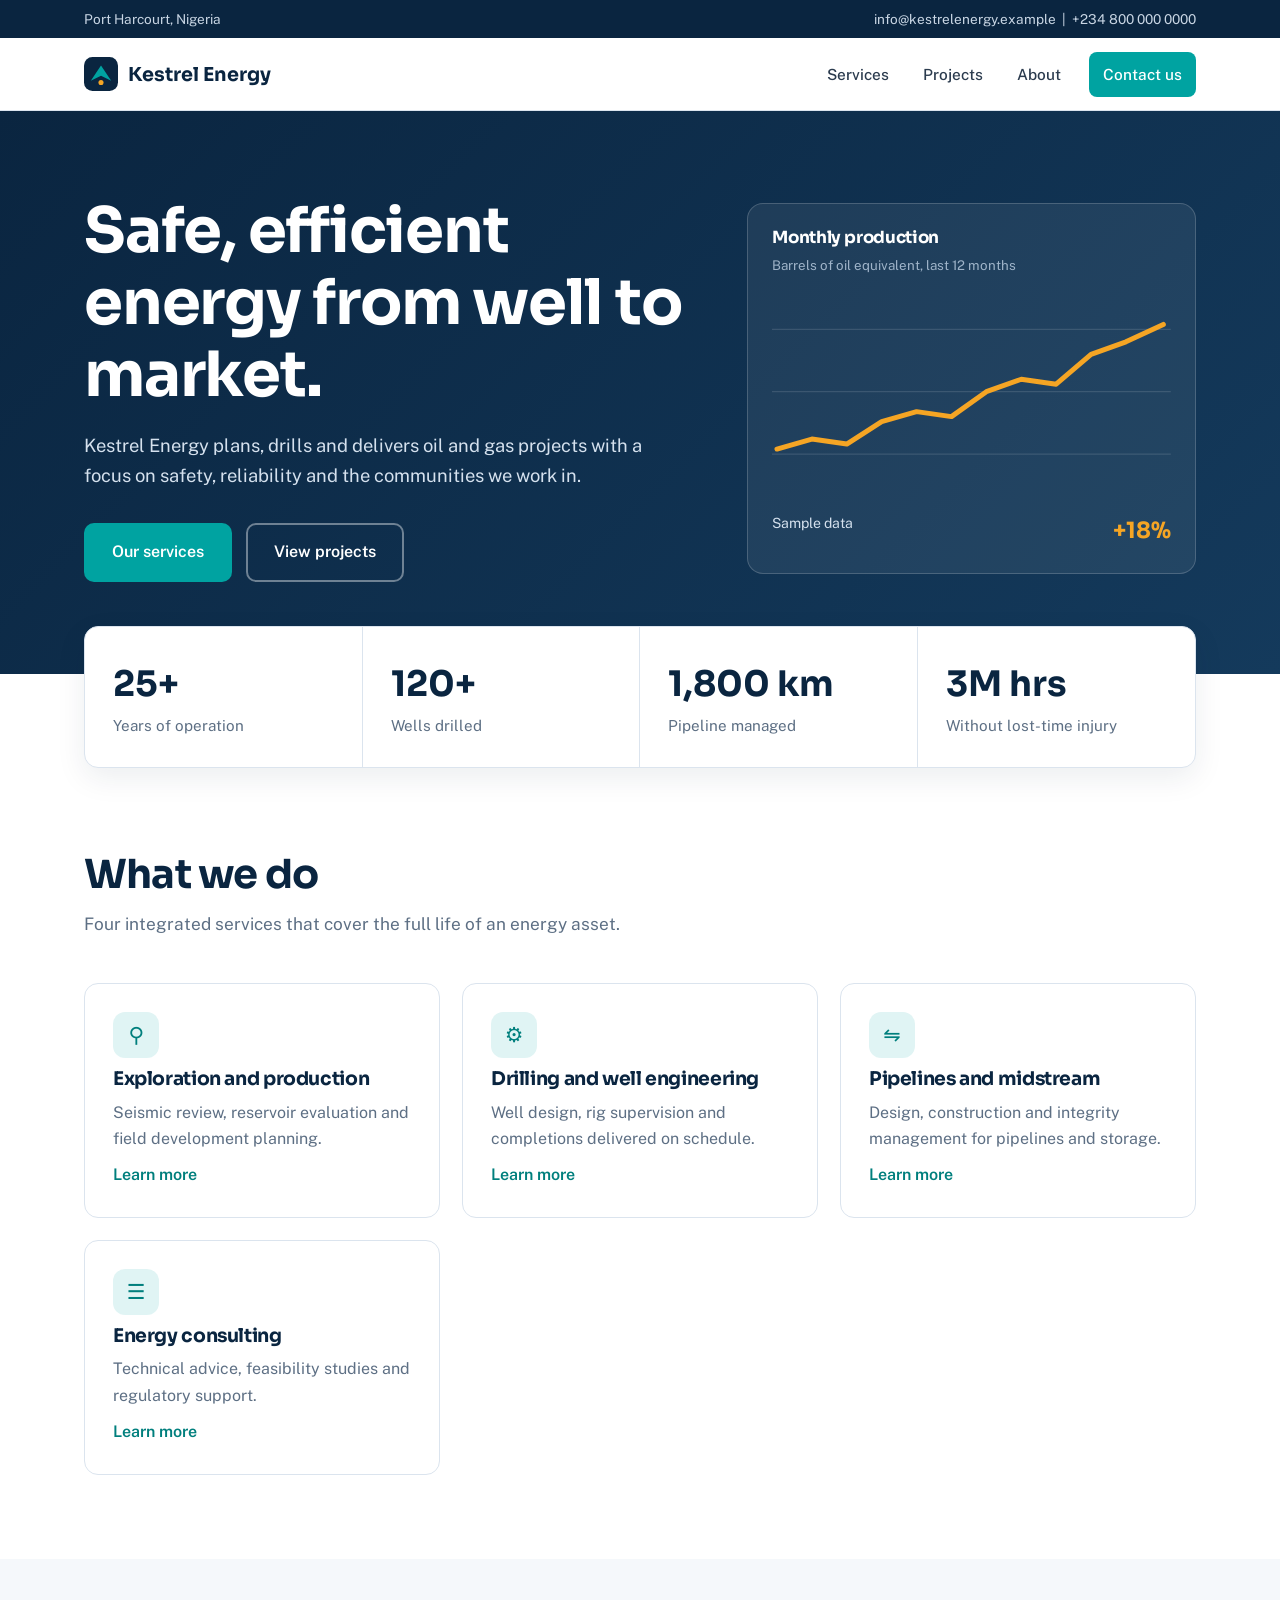
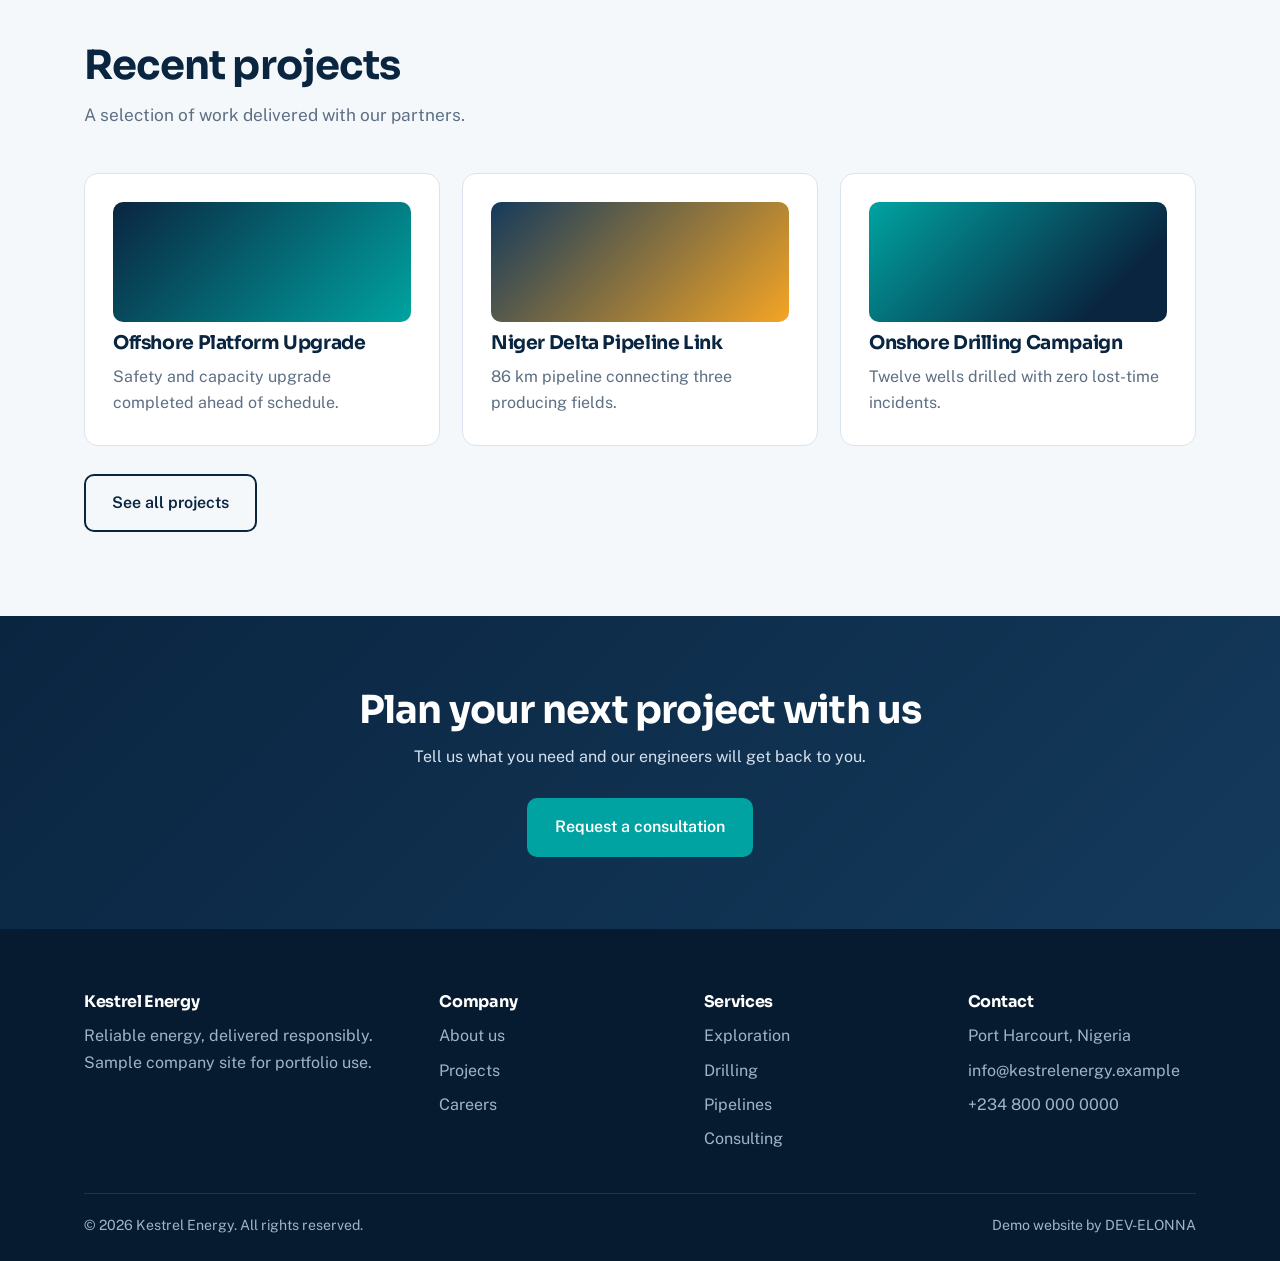
<file: index.html>
<!DOCTYPE html>
<html lang="en">

<head>
    <meta charset="UTF-8">
    <meta name="viewport" content="width=device-width, initial-scale=1">
    <title>Home | Kestrel Energy</title>
    <meta name="description" content="Kestrel Energy: exploration, drilling, pipelines and energy consulting.">
    <link rel="preconnect" href="https://fonts.googleapis.com">
    <link rel="preconnect" href="https://fonts.gstatic.com" crossorigin>
    <link
        href="https://fonts.googleapis.com/css2?family=Public+Sans:wght@400;500;600&family=Sora:wght@600;700&display=swap"
        rel="stylesheet">
    <script>document.documentElement.classList.add('js')</script>
    <link rel="stylesheet" href="style.css">
</head>

<body>
    <a class="skip" href="#main">Skip to content</a>
    <div class="topbar">
        <div class="wrap"><span>Port Harcourt, Nigeria</span><span>info@kestrelenergy.example &nbsp;|&nbsp; +234 800 000
                0000</span></div>
    </div>
    <header class="site">
        <div class="wrap nav">
            <a class="brand" href="index.html"><svg viewBox="0 0 40 40" aria-hidden="true">
                    <rect width="40" height="40" rx="10" fill="#0a2540" />
                    <path d="M8 28 L20 10 L32 28 L20 22 Z" fill="#00a3a1" />
                    <circle cx="20" cy="30" r="3" fill="#f5a524" />
                </svg>Kestrel Energy</a>
            <button class="burger" id="burger" aria-label="Toggle menu" aria-expanded="false"
                aria-controls="menu">&#9776;</button>
            <ul class="menu" id="menu">
                <li><a href="services.html">Services</a></li>
                <li><a href="projects.html">Projects</a></li>
                <li><a href="about.html">About</a></li>
                <li><a class="cta" href="contact.html">Contact us</a></li>
            </ul>
        </div>
    </header>
    <main id="main">
        <div class="hero">
            <div class="wrap">
                <div>
                    <h1>Safe, efficient energy from well to market.</h1>
                    <p>Kestrel Energy plans, drills and delivers oil and gas projects with a focus on safety,
                        reliability and the communities we work in.</p>
                    <div class="actions"><a class="btn primary" href="services.html">Our services</a><a
                            class="btn ghost" href="projects.html">View projects</a></div>
                </div>
                <div class="panel" role="img"
                    aria-label="Line chart showing rising monthly production over twelve months">
                    <h2>Monthly production</h2><small>Barrels of oil equivalent, last 12 months</small>
                    <svg viewBox="0 0 320 160" aria-hidden="true">
                        <g stroke="rgba(255,255,255,.12)">
                            <line x1="0" y1="30" x2="320" y2="30" />
                            <line x1="0" y1="80" x2="320" y2="80" />
                            <line x1="0" y1="130" x2="320" y2="130" />
                        </g>
                        <polyline class="chart-line" fill="none" stroke="#f5a524" stroke-width="4"
                            stroke-linecap="round" stroke-linejoin="round"
                            points="4,126 32,118 60,122 88,104 116,96 144,100 172,80 200,70 228,74 256,50 284,40 314,26" />
                    </svg>
                    <div class="legend"><span>Sample data</span><b>+18%</b></div>
                </div>
            </div>
        </div>

        <div class="wrap">
            <div class="stats">
                <div class="stat"><b data-count="25" data-suffix="+">0</b><span>Years of operation</span></div>
                <div class="stat"><b data-count="120" data-suffix="+">0</b><span>Wells drilled</span></div>
                <div class="stat"><b data-count="1800" data-suffix=" km">0</b><span>Pipeline managed</span></div>
                <div class="stat"><b data-count="3" data-suffix="M hrs">0</b><span>Without lost-time injury</span></div>
            </div>
        </div>

        <section>
            <div class="wrap">
                <div class="head">
                    <h2>What we do</h2>
                    <p>Four integrated services that cover the full life of an energy asset.</p>
                </div>
                <div class="grid">
                    <article class="card">
                        <div class="icon">&#9906;</div>
                        <h3>Exploration and production</h3>
                        <p>Seismic review, reservoir evaluation and field development planning.</p><a class="more"
                            href="services.html">Learn more</a>
                    </article>
                    <article class="card">
                        <div class="icon">&#9881;</div>
                        <h3>Drilling and well engineering</h3>
                        <p>Well design, rig supervision and completions delivered on schedule.</p><a class="more"
                            href="services.html">Learn more</a>
                    </article>
                    <article class="card">
                        <div class="icon">&#8651;</div>
                        <h3>Pipelines and midstream</h3>
                        <p>Design, construction and integrity management for pipelines and storage.</p><a class="more"
                            href="services.html">Learn more</a>
                    </article>
                    <article class="card">
                        <div class="icon">&#9776;</div>
                        <h3>Energy consulting</h3>
                        <p>Technical advice, feasibility studies and regulatory support.</p><a class="more"
                            href="services.html">Learn more</a>
                    </article>
                </div>
            </div>
        </section>

        <section class="alt">
            <div class="wrap">
                <div class="head">
                    <h2>Recent projects</h2>
                    <p>A selection of work delivered with our partners.</p>
                </div>
                <div class="grid">
                    <article class="card">
                        <div class="project-art a1" style="height:120px;border-radius:10px"></div>
                        <h3>Offshore Platform Upgrade</h3>
                        <p>Safety and capacity upgrade completed ahead of schedule.</p>
                    </article>
                    <article class="card">
                        <div class="project-art a2" style="height:120px;border-radius:10px"></div>
                        <h3>Niger Delta Pipeline Link</h3>
                        <p>86 km pipeline connecting three producing fields.</p>
                    </article>
                    <article class="card">
                        <div class="project-art a3" style="height:120px;border-radius:10px"></div>
                        <h3>Onshore Drilling Campaign</h3>
                        <p>Twelve wells drilled with zero lost-time incidents.</p>
                    </article>
                </div>
                <p style="margin-top:28px"><a class="btn outline" href="projects.html">See all projects</a></p>
            </div>
        </section>
        <div class="cta-band">
            <div class="wrap">
                <h2>Plan your next project with us</h2>
                <p>Tell us what you need and our engineers will get back to you.</p><a class="btn primary"
                    href="contact.html">Request a consultation</a>
            </div>
        </div>
    </main>
    <footer class="site">
        <div class="wrap">
            <div class="fgrid">
                <div>
                    <h3>Kestrel Energy</h3>
                    <p>Reliable energy, delivered responsibly. Sample company site for portfolio use.</p>
                </div>
                <div>
                    <h3>Company</h3>
                    <ul>
                        <li><a href="about.html">About us</a></li>
                        <li><a href="projects.html">Projects</a></li>
                        <li><a href="contact.html">Careers</a></li>
                    </ul>
                </div>
                <div>
                    <h3>Services</h3>
                    <ul>
                        <li><a href="services.html">Exploration</a></li>
                        <li><a href="services.html">Drilling</a></li>
                        <li><a href="services.html">Pipelines</a></li>
                        <li><a href="services.html">Consulting</a></li>
                    </ul>
                </div>
                <div>
                    <h3>Contact</h3>
                    <ul>
                        <li>Port Harcourt, Nigeria</li>
                        <li>info@kestrelenergy.example</li>
                        <li>+234 800 000 0000</li>
                    </ul>
                </div>
            </div>
            <div class="copy"><span>&copy; <span id="year"></span> Kestrel Energy. All rights reserved.</span><span>Demo
                    website by DEV-ELONNA</span></div>
        </div>
    </footer>
    <script src="script.js"></script>
</body>

</html>
</file>
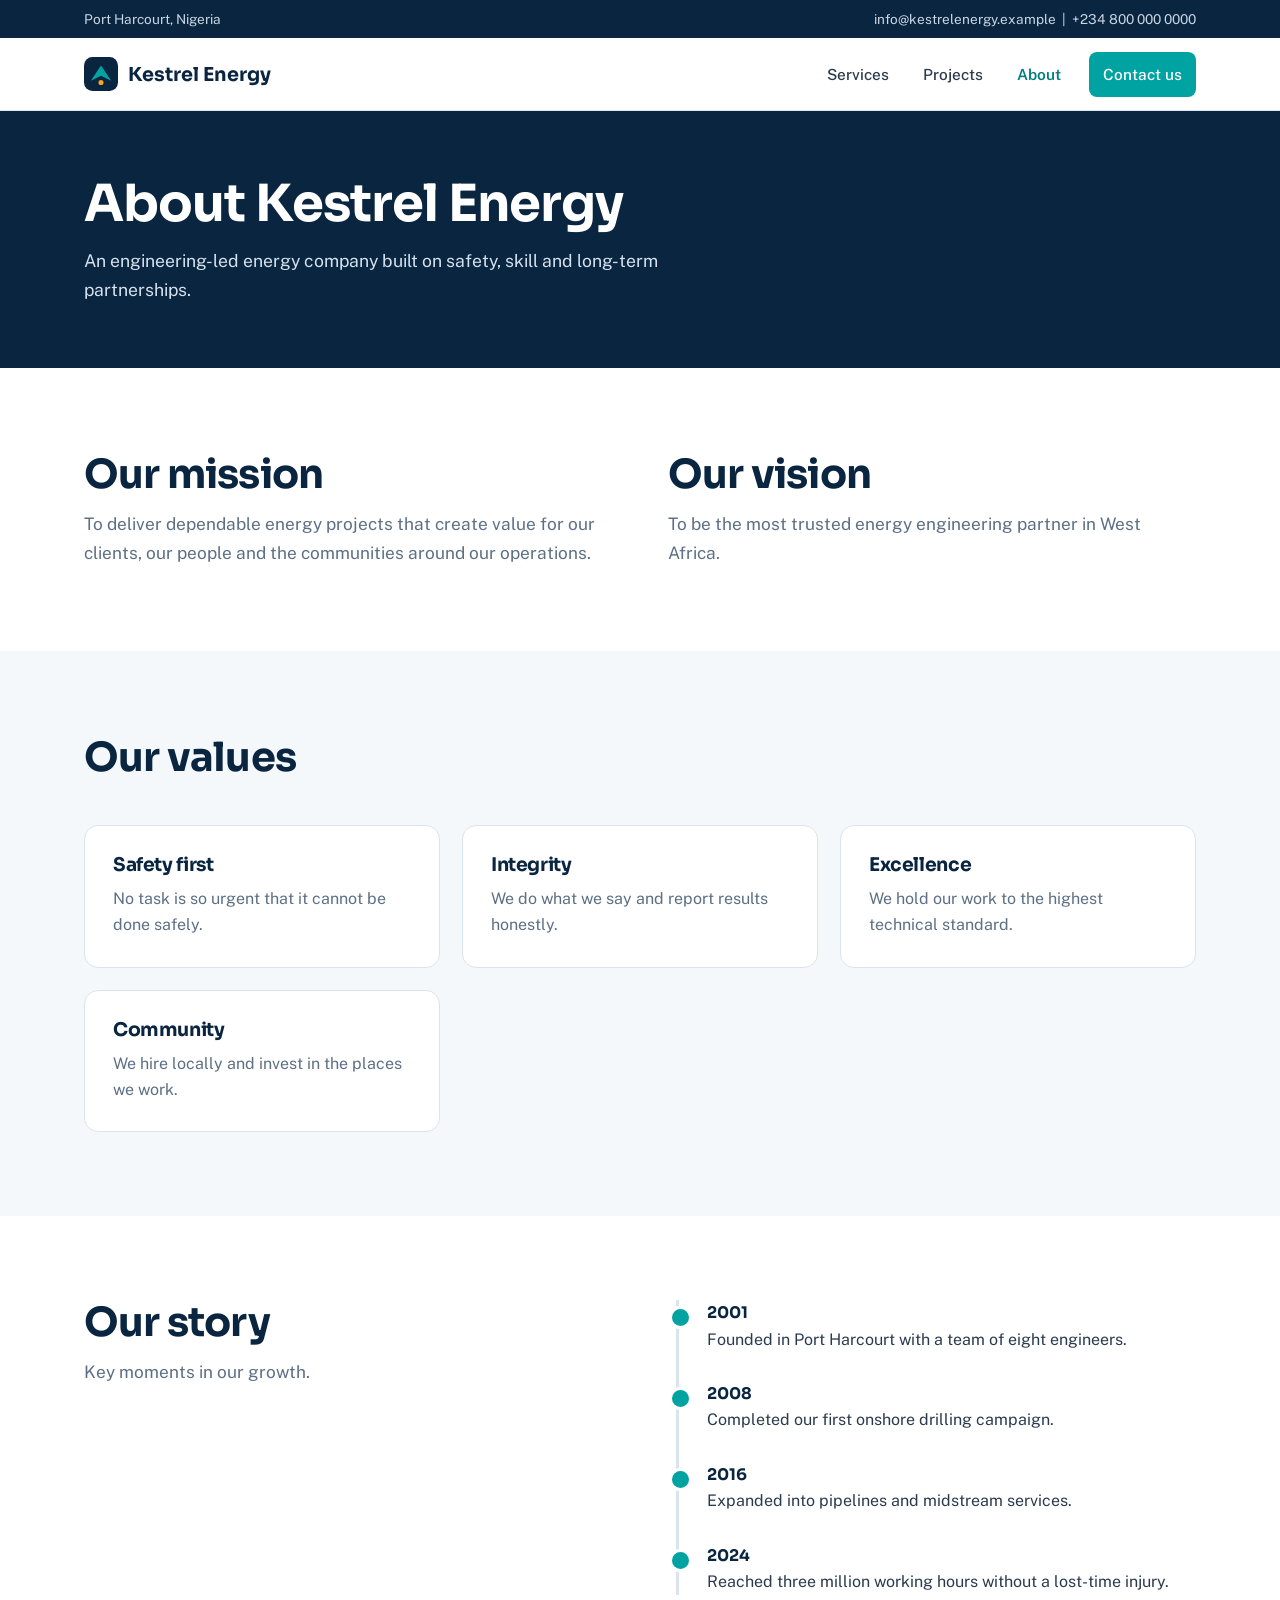
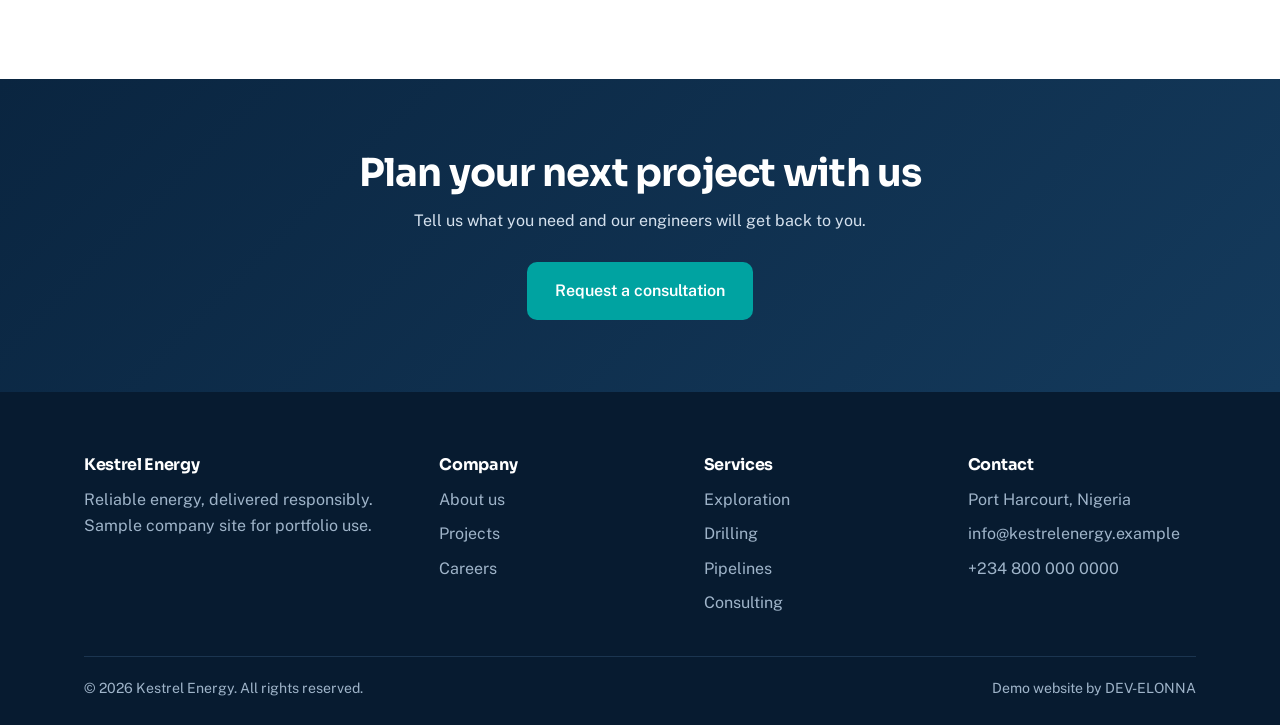
<file: about.html>
<!DOCTYPE html>
<html lang="en">

<head>
    <meta charset="UTF-8">
    <meta name="viewport" content="width=device-width, initial-scale=1">
    <title>About | Kestrel Energy</title>
    <meta name="description" content="Kestrel Energy: exploration, drilling, pipelines and energy consulting.">
    <link rel="preconnect" href="https://fonts.googleapis.com">
    <link rel="preconnect" href="https://fonts.gstatic.com" crossorigin>
    <link
        href="https://fonts.googleapis.com/css2?family=Public+Sans:wght@400;500;600&family=Sora:wght@600;700&display=swap"
        rel="stylesheet">
    <script>document.documentElement.classList.add('js')</script>
    <link rel="stylesheet" href="style.css">
</head>

<body>
    <a class="skip" href="#main">Skip to content</a>
    <div class="topbar">
        <div class="wrap"><span>Port Harcourt, Nigeria</span><span>info@kestrelenergy.example &nbsp;|&nbsp; +234 800 000
                0000</span></div>
    </div>
    <header class="site">
        <div class="wrap nav">
            <a class="brand" href="index.html"><svg viewBox="0 0 40 40" aria-hidden="true">
                    <rect width="40" height="40" rx="10" fill="#0a2540" />
                    <path d="M8 28 L20 10 L32 28 L20 22 Z" fill="#00a3a1" />
                    <circle cx="20" cy="30" r="3" fill="#f5a524" />
                </svg>Kestrel Energy</a>
            <button class="burger" id="burger" aria-label="Toggle menu" aria-expanded="false"
                aria-controls="menu">&#9776;</button>
            <ul class="menu" id="menu">
                <li><a href="services.html">Services</a></li>
                <li><a href="projects.html">Projects</a></li>
                <li><a href="about.html" aria-current="page">About</a></li>
                <li><a class="cta" href="contact.html">Contact us</a></li>
            </ul>
        </div>
    </header>
    <main id="main">
        <div class="page-hero">
            <div class="wrap">
                <h1>About Kestrel Energy</h1>
                <p>An engineering-led energy company built on safety, skill and long-term partnerships.</p>
            </div>
        </div>
        <section>
            <div class="wrap split">
                <div>
                    <div class="head" style="margin-bottom:0">
                        <h2>Our mission</h2>
                        <p>To deliver dependable energy projects that create value for our clients, our people and the
                            communities around our operations.</p>
                    </div>
                </div>
                <div>
                    <div class="head" style="margin-bottom:0">
                        <h2>Our vision</h2>
                        <p>To be the most trusted energy engineering partner in West Africa.</p>
                    </div>
                </div>
            </div>
        </section>

        <section class="alt">
            <div class="wrap">
                <div class="head">
                    <h2>Our values</h2>
                </div>
                <div class="grid">
                    <article class="card">
                        <h3>Safety first</h3>
                        <p>No task is so urgent that it cannot be done safely.</p>
                    </article>
                    <article class="card">
                        <h3>Integrity</h3>
                        <p>We do what we say and report results honestly.</p>
                    </article>
                    <article class="card">
                        <h3>Excellence</h3>
                        <p>We hold our work to the highest technical standard.</p>
                    </article>
                    <article class="card">
                        <h3>Community</h3>
                        <p>We hire locally and invest in the places we work.</p>
                    </article>
                </div>
            </div>
        </section>

        <section>
            <div class="wrap split">
                <div>
                    <div class="head">
                        <h2>Our story</h2>
                        <p>Key moments in our growth.</p>
                    </div>
                </div>
                <div class="timeline">
                    <div class="tl"><b>2001</b>
                        <p>Founded in Port Harcourt with a team of eight engineers.</p>
                    </div>
                    <div class="tl"><b>2008</b>
                        <p>Completed our first onshore drilling campaign.</p>
                    </div>
                    <div class="tl"><b>2016</b>
                        <p>Expanded into pipelines and midstream services.</p>
                    </div>
                    <div class="tl"><b>2024</b>
                        <p>Reached three million working hours without a lost-time injury.</p>
                    </div>
                </div>
            </div>
        </section>
        <div class="cta-band">
            <div class="wrap">
                <h2>Plan your next project with us</h2>
                <p>Tell us what you need and our engineers will get back to you.</p><a class="btn primary"
                    href="contact.html">Request a consultation</a>
            </div>
        </div>
    </main>
    <footer class="site">
        <div class="wrap">
            <div class="fgrid">
                <div>
                    <h3>Kestrel Energy</h3>
                    <p>Reliable energy, delivered responsibly. Sample company site for portfolio use.</p>
                </div>
                <div>
                    <h3>Company</h3>
                    <ul>
                        <li><a href="about.html">About us</a></li>
                        <li><a href="projects.html">Projects</a></li>
                        <li><a href="contact.html">Careers</a></li>
                    </ul>
                </div>
                <div>
                    <h3>Services</h3>
                    <ul>
                        <li><a href="services.html">Exploration</a></li>
                        <li><a href="services.html">Drilling</a></li>
                        <li><a href="services.html">Pipelines</a></li>
                        <li><a href="services.html">Consulting</a></li>
                    </ul>
                </div>
                <div>
                    <h3>Contact</h3>
                    <ul>
                        <li>Port Harcourt, Nigeria</li>
                        <li>info@kestrelenergy.example</li>
                        <li>+234 800 000 0000</li>
                    </ul>
                </div>
            </div>
            <div class="copy"><span>&copy; <span id="year"></span> Kestrel Energy. All rights reserved.</span><span>Demo
                    website by DEV-ELONNA</span></div>
        </div>
    </footer>
    <script src="script.js"></script>
</body>

</html>
</file>
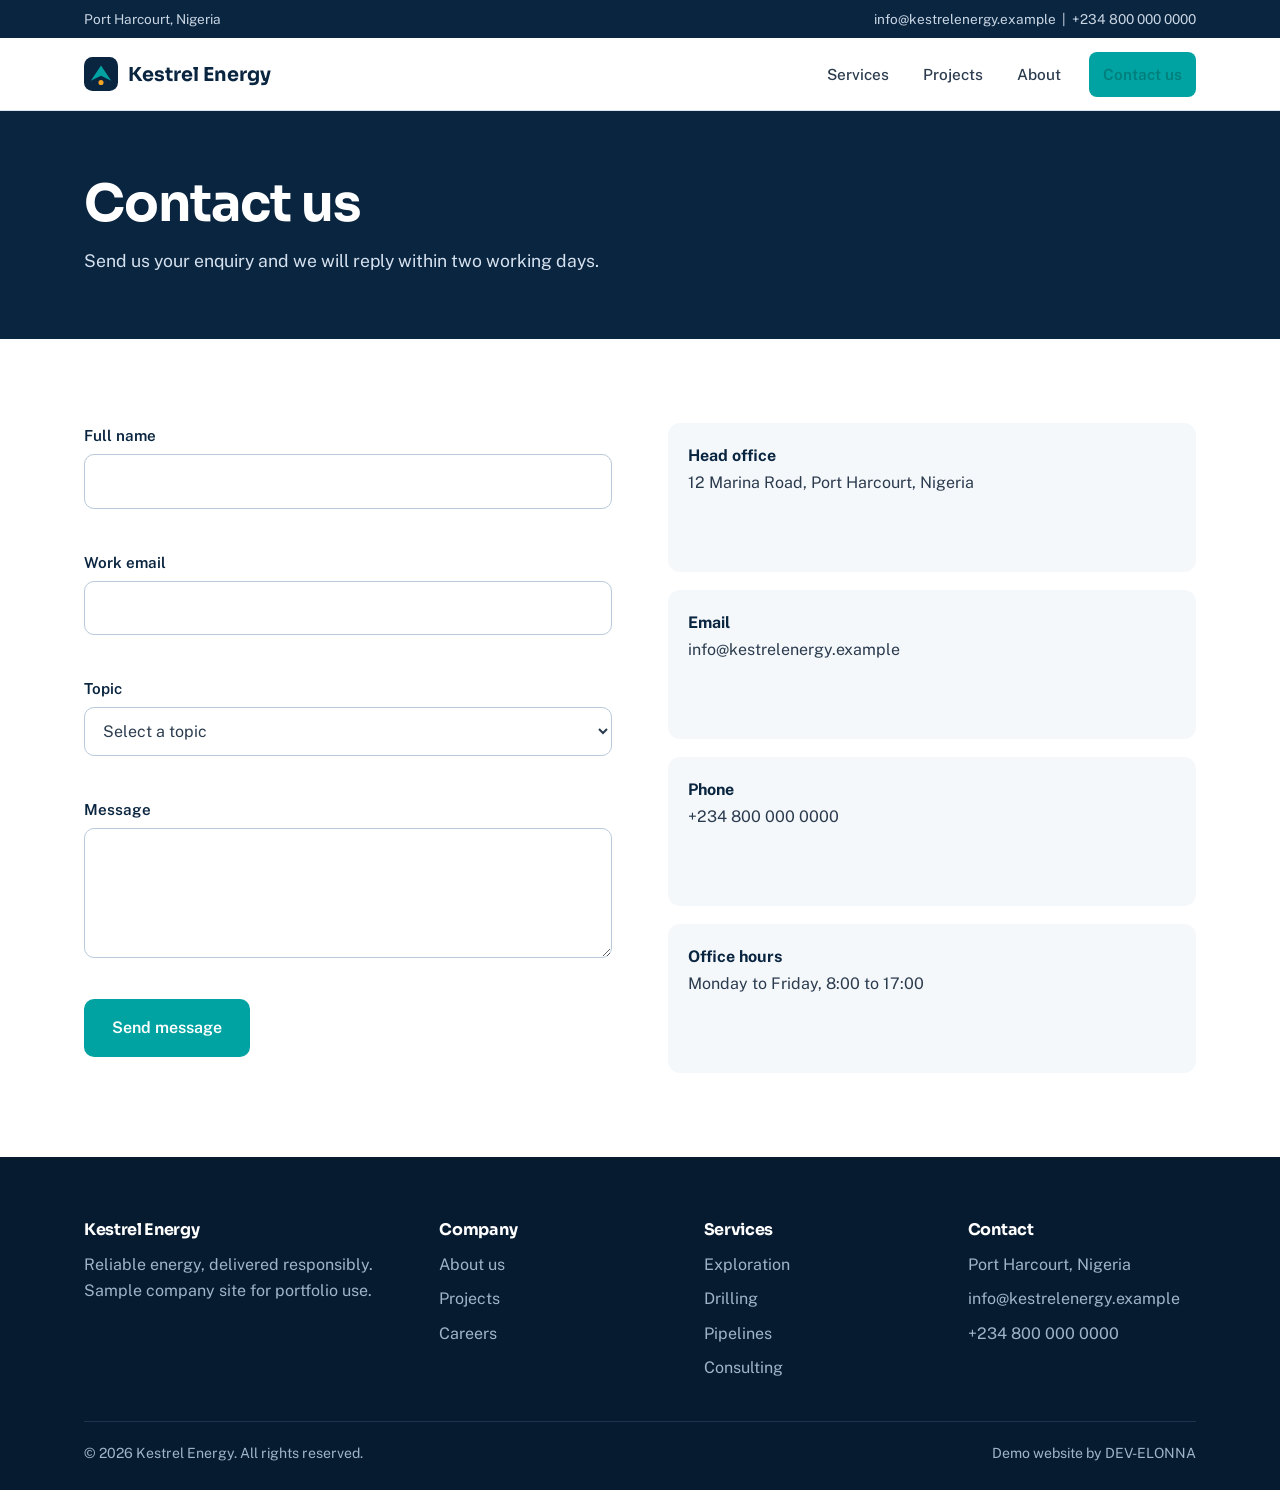
<file: contact.html>
<!DOCTYPE html>
<html lang="en">

<head>
    <meta charset="UTF-8">
    <meta name="viewport" content="width=device-width, initial-scale=1">
    <title>Contact | Kestrel Energy</title>
    <meta name="description" content="Kestrel Energy: exploration, drilling, pipelines and energy consulting.">
    <link rel="preconnect" href="https://fonts.googleapis.com">
    <link rel="preconnect" href="https://fonts.gstatic.com" crossorigin>
    <link
        href="https://fonts.googleapis.com/css2?family=Public+Sans:wght@400;500;600&family=Sora:wght@600;700&display=swap"
        rel="stylesheet">
    <script>document.documentElement.classList.add('js')</script>
    <link rel="stylesheet" href="style.css">
</head>

<body>
    <a class="skip" href="#main">Skip to content</a>
    <div class="topbar">
        <div class="wrap"><span>Port Harcourt, Nigeria</span><span>info@kestrelenergy.example &nbsp;|&nbsp; +234 800 000
                0000</span></div>
    </div>
    <header class="site">
        <div class="wrap nav">
            <a class="brand" href="index.html"><svg viewBox="0 0 40 40" aria-hidden="true">
                    <rect width="40" height="40" rx="10" fill="#0a2540" />
                    <path d="M8 28 L20 10 L32 28 L20 22 Z" fill="#00a3a1" />
                    <circle cx="20" cy="30" r="3" fill="#f5a524" />
                </svg>Kestrel Energy</a>
            <button class="burger" id="burger" aria-label="Toggle menu" aria-expanded="false"
                aria-controls="menu">&#9776;</button>
            <ul class="menu" id="menu">
                <li><a href="services.html">Services</a></li>
                <li><a href="projects.html">Projects</a></li>
                <li><a href="about.html">About</a></li>
                <li><a class="cta" href="contact.html" aria-current="page">Contact us</a></li>
            </ul>
        </div>
    </header>
    <main id="main">
        <div class="page-hero">
            <div class="wrap">
                <h1>Contact us</h1>
                <p>Send us your enquiry and we will reply within two working days.</p>
            </div>
        </div>
        <section>
            <div class="wrap split">
                <form id="contact-form" novalidate>
                    <div class="field"><label for="name">Full name</label><input id="name" type="text"
                            autocomplete="name"><span class="err" id="name-err"></span></div>
                    <div class="field"><label for="email">Work email</label><input id="email" type="email"
                            autocomplete="email"><span class="err" id="email-err"></span></div>
                    <div class="field"><label for="topic">Topic</label><select id="topic">
                            <option value="">Select a topic</option>
                            <option>Exploration and production</option>
                            <option>Drilling and well engineering</option>
                            <option>Pipelines and midstream</option>
                            <option>Energy consulting</option>
                            <option>Careers</option>
                        </select><span class="err" id="topic-err"></span></div>
                    <div class="field"><label for="message">Message</label><textarea id="message"></textarea><span
                            class="err" id="message-err"></span></div>
                    <button class="btn primary" type="submit">Send message</button>
                    <p id="status" role="status" aria-live="polite"></p>
                </form>
                <div class="info">
                    <div><b>Head office</b>12 Marina Road, Port Harcourt, Nigeria</div>
                    <div><b>Email</b>info@kestrelenergy.example</div>
                    <div><b>Phone</b>+234 800 000 0000</div>
                    <div><b>Office hours</b>Monday to Friday, 8:00 to 17:00</div>
                </div>
            </div>
        </section>
    </main>
    <footer class="site">
        <div class="wrap">
            <div class="fgrid">
                <div>
                    <h3>Kestrel Energy</h3>
                    <p>Reliable energy, delivered responsibly. Sample company site for portfolio use.</p>
                </div>
                <div>
                    <h3>Company</h3>
                    <ul>
                        <li><a href="about.html">About us</a></li>
                        <li><a href="projects.html">Projects</a></li>
                        <li><a href="contact.html">Careers</a></li>
                    </ul>
                </div>
                <div>
                    <h3>Services</h3>
                    <ul>
                        <li><a href="services.html">Exploration</a></li>
                        <li><a href="services.html">Drilling</a></li>
                        <li><a href="services.html">Pipelines</a></li>
                        <li><a href="services.html">Consulting</a></li>
                    </ul>
                </div>
                <div>
                    <h3>Contact</h3>
                    <ul>
                        <li>Port Harcourt, Nigeria</li>
                        <li>info@kestrelenergy.example</li>
                        <li>+234 800 000 0000</li>
                    </ul>
                </div>
            </div>
            <div class="copy"><span>&copy; <span id="year"></span> Kestrel Energy. All rights reserved.</span><span>Demo
                    website by DEV-ELONNA</span></div>
        </div>
    </footer>
    <script src="script.js"></script>
</body>

</html>
</file>
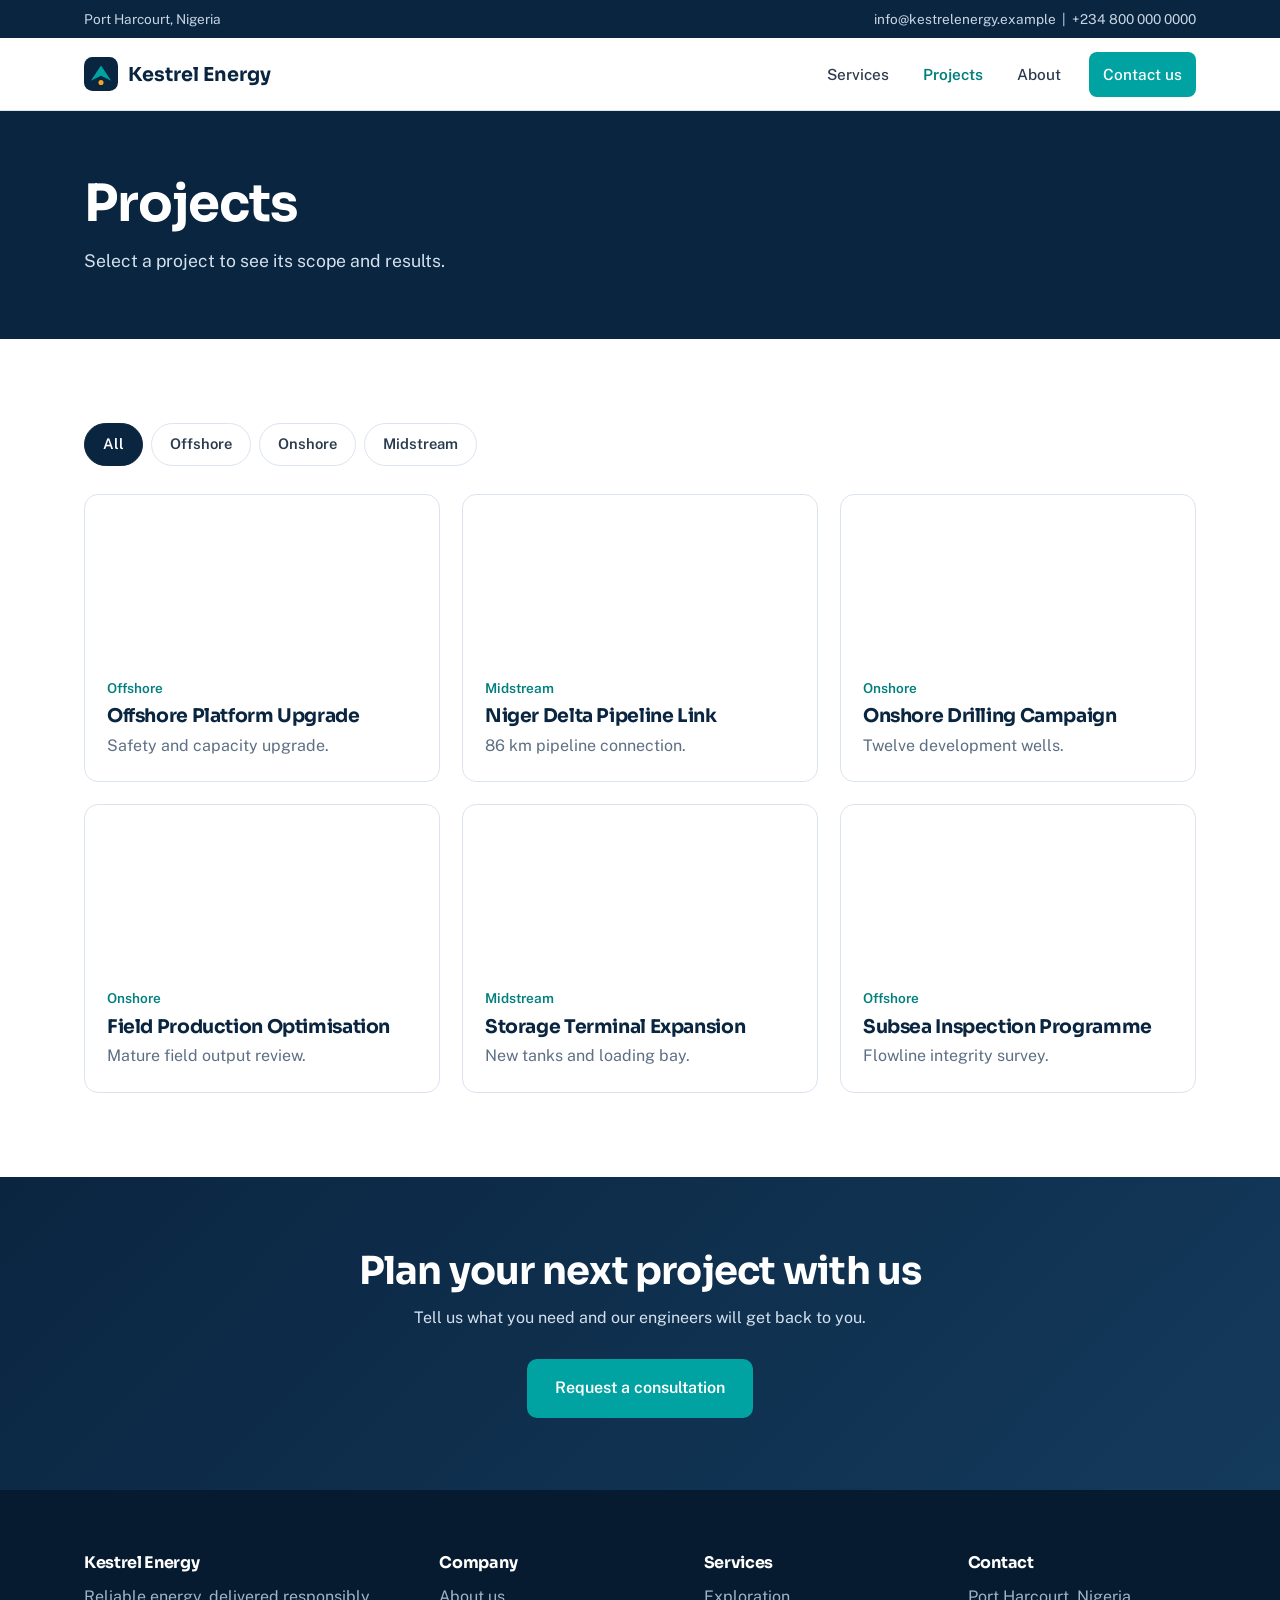
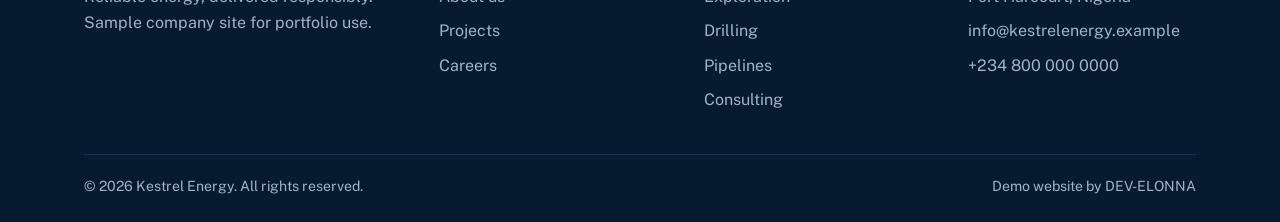
<file: projects.html>
<!DOCTYPE html>
<html lang="en">

<head>
    <meta charset="UTF-8">
    <meta name="viewport" content="width=device-width, initial-scale=1">
    <title>Projects | Kestrel Energy</title>
    <meta name="description" content="Kestrel Energy: exploration, drilling, pipelines and energy consulting.">
    <link rel="preconnect" href="https://fonts.googleapis.com">
    <link rel="preconnect" href="https://fonts.gstatic.com" crossorigin>
    <link
        href="https://fonts.googleapis.com/css2?family=Public+Sans:wght@400;500;600&family=Sora:wght@600;700&display=swap"
        rel="stylesheet">
    <script>document.documentElement.classList.add('js')</script>
    <link rel="stylesheet" href="style.css">
</head>

<body>
    <a class="skip" href="#main">Skip to content</a>
    <div class="topbar">
        <div class="wrap"><span>Port Harcourt, Nigeria</span><span>info@kestrelenergy.example &nbsp;|&nbsp; +234 800 000
                0000</span></div>
    </div>
    <header class="site">
        <div class="wrap nav">
            <a class="brand" href="index.html"><svg viewBox="0 0 40 40" aria-hidden="true">
                    <rect width="40" height="40" rx="10" fill="#0a2540" />
                    <path d="M8 28 L20 10 L32 28 L20 22 Z" fill="#00a3a1" />
                    <circle cx="20" cy="30" r="3" fill="#f5a524" />
                </svg>Kestrel Energy</a>
            <button class="burger" id="burger" aria-label="Toggle menu" aria-expanded="false"
                aria-controls="menu">&#9776;</button>
            <ul class="menu" id="menu">
                <li><a href="services.html">Services</a></li>
                <li><a href="projects.html" aria-current="page">Projects</a></li>
                <li><a href="about.html">About</a></li>
                <li><a class="cta" href="contact.html">Contact us</a></li>
            </ul>
        </div>
    </header>
    <main id="main">
        <div class="page-hero">
            <div class="wrap">
                <h1>Projects</h1>
                <p>Select a project to see its scope and results.</p>
            </div>
        </div>
        <section>
            <div class="wrap">
                <div class="filters" role="group" aria-label="Filter projects">
                    <button class="chip" data-filter="all" aria-pressed="true">All</button>
                    <button class="chip" data-filter="offshore" aria-pressed="false">Offshore</button>
                    <button class="chip" data-filter="onshore" aria-pressed="false">Onshore</button>
                    <button class="chip" data-filter="midstream" aria-pressed="false">Midstream</button>
                </div>
                <div class="grid">
                    <button class="card project" data-cat="offshore" data-title="Offshore Platform Upgrade"
                        data-meta="Offshore | 2025 | 14 months"
                        data-desc="Upgraded safety systems and processing capacity on a shallow-water platform, finished two months ahead of schedule with no lost-time incidents.">
                        <div class="art a1"></div>
                        <div class="body"><span class="tag">Offshore</span>
                            <h3>Offshore Platform Upgrade</h3>
                            <p>Safety and capacity upgrade.</p>
                        </div>
                    </button>
                    <button class="card project" data-cat="midstream" data-title="Niger Delta Pipeline Link"
                        data-meta="Midstream | 2024 | 18 months"
                        data-desc="Designed and built an 86 km pipeline linking three producing fields to a central processing facility, with continuous integrity monitoring.">
                        <div class="art a2"></div>
                        <div class="body"><span class="tag">Midstream</span>
                            <h3>Niger Delta Pipeline Link</h3>
                            <p>86 km pipeline connection.</p>
                        </div>
                    </button>
                    <button class="card project" data-cat="onshore" data-title="Onshore Drilling Campaign"
                        data-meta="Onshore | 2025 | 11 months"
                        data-desc="Planned and supervised twelve development wells, reducing average drilling time per well by 15 percent.">
                        <div class="art a3"></div>
                        <div class="body"><span class="tag">Onshore</span>
                            <h3>Onshore Drilling Campaign</h3>
                            <p>Twelve development wells.</p>
                        </div>
                    </button>
                    <button class="card project" data-cat="onshore" data-title="Field Production Optimisation"
                        data-meta="Onshore | 2023 | 9 months"
                        data-desc="Reviewed reservoir and surface data for a mature field and recommended changes that increased output by 18 percent.">
                        <div class="art a1"></div>
                        <div class="body"><span class="tag">Onshore</span>
                            <h3>Field Production Optimisation</h3>
                            <p>Mature field output review.</p>
                        </div>
                    </button>
                    <button class="card project" data-cat="midstream" data-title="Storage Terminal Expansion"
                        data-meta="Midstream | 2024 | 16 months"
                        data-desc="Added four storage tanks and a new loading bay, increasing terminal capacity by 40 percent.">
                        <div class="art a2"></div>
                        <div class="body"><span class="tag">Midstream</span>
                            <h3>Storage Terminal Expansion</h3>
                            <p>New tanks and loading bay.</p>
                        </div>
                    </button>
                    <button class="card project" data-cat="offshore" data-title="Subsea Inspection Programme"
                        data-meta="Offshore | 2023 | 6 months"
                        data-desc="Coordinated remote vehicle inspections of subsea flowlines and delivered a corrosion risk report.">
                        <div class="art a3"></div>
                        <div class="body"><span class="tag">Offshore</span>
                            <h3>Subsea Inspection Programme</h3>
                            <p>Flowline integrity survey.</p>
                        </div>
                    </button>
                </div>
            </div>
        </section>

        <dialog id="dlg" aria-labelledby="dlg-title">
            <p id="dlg-meta" style="color:var(--teal-d);font-weight:600;margin-bottom:6px"></p>
            <h3 id="dlg-title"></h3>
            <p id="dlg-desc" style="color:var(--muted)"></p>
            <button class="btn primary" id="dlg-close" type="button">Close</button>
        </dialog>
        <div class="cta-band">
            <div class="wrap">
                <h2>Plan your next project with us</h2>
                <p>Tell us what you need and our engineers will get back to you.</p><a class="btn primary"
                    href="contact.html">Request a consultation</a>
            </div>
        </div>
    </main>
    <footer class="site">
        <div class="wrap">
            <div class="fgrid">
                <div>
                    <h3>Kestrel Energy</h3>
                    <p>Reliable energy, delivered responsibly. Sample company site for portfolio use.</p>
                </div>
                <div>
                    <h3>Company</h3>
                    <ul>
                        <li><a href="about.html">About us</a></li>
                        <li><a href="projects.html">Projects</a></li>
                        <li><a href="contact.html">Careers</a></li>
                    </ul>
                </div>
                <div>
                    <h3>Services</h3>
                    <ul>
                        <li><a href="services.html">Exploration</a></li>
                        <li><a href="services.html">Drilling</a></li>
                        <li><a href="services.html">Pipelines</a></li>
                        <li><a href="services.html">Consulting</a></li>
                    </ul>
                </div>
                <div>
                    <h3>Contact</h3>
                    <ul>
                        <li>Port Harcourt, Nigeria</li>
                        <li>info@kestrelenergy.example</li>
                        <li>+234 800 000 0000</li>
                    </ul>
                </div>
            </div>
            <div class="copy"><span>&copy; <span id="year"></span> Kestrel Energy. All rights reserved.</span><span>Demo
                    website by DEV-ELONNA</span></div>
        </div>
    </footer>
    <script src="script.js"></script>
</body>

</html>
</file>
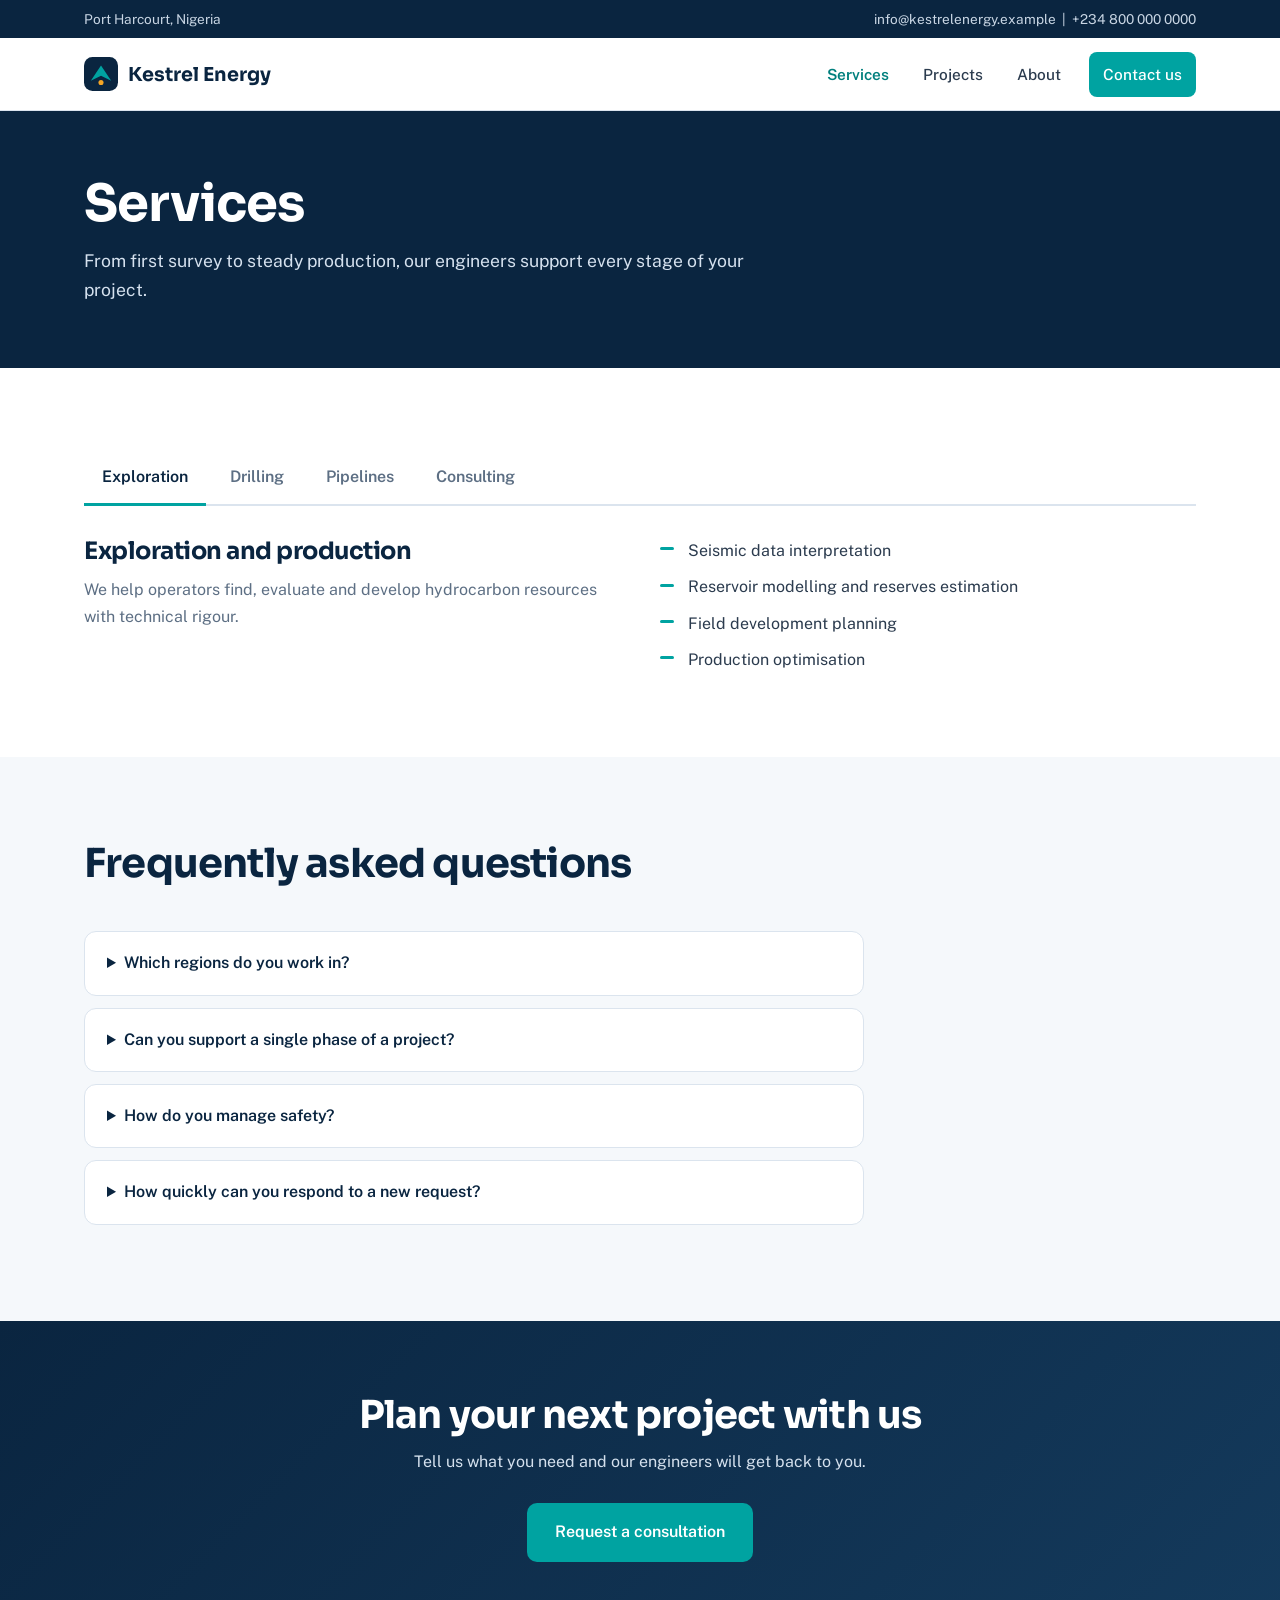
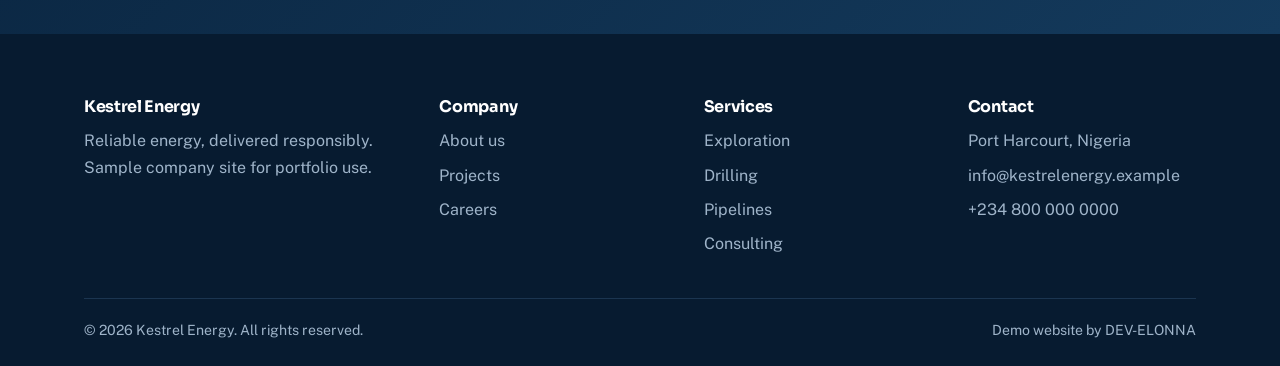
<file: services.html>
<!DOCTYPE html>
<html lang="en">

<head>
    <meta charset="UTF-8">
    <meta name="viewport" content="width=device-width, initial-scale=1">
    <title>Services | Kestrel Energy</title>
    <meta name="description" content="Kestrel Energy: exploration, drilling, pipelines and energy consulting.">
    <link rel="preconnect" href="https://fonts.googleapis.com">
    <link rel="preconnect" href="https://fonts.gstatic.com" crossorigin>
    <link
        href="https://fonts.googleapis.com/css2?family=Public+Sans:wght@400;500;600&family=Sora:wght@600;700&display=swap"
        rel="stylesheet">
    <script>document.documentElement.classList.add('js')</script>
    <link rel="stylesheet" href="style.css">
</head>

<body>
    <a class="skip" href="#main">Skip to content</a>
    <div class="topbar">
        <div class="wrap"><span>Port Harcourt, Nigeria</span><span>info@kestrelenergy.example &nbsp;|&nbsp; +234 800 000
                0000</span></div>
    </div>
    <header class="site">
        <div class="wrap nav">
            <a class="brand" href="index.html"><svg viewBox="0 0 40 40" aria-hidden="true">
                    <rect width="40" height="40" rx="10" fill="#0a2540" />
                    <path d="M8 28 L20 10 L32 28 L20 22 Z" fill="#00a3a1" />
                    <circle cx="20" cy="30" r="3" fill="#f5a524" />
                </svg>Kestrel Energy</a>
            <button class="burger" id="burger" aria-label="Toggle menu" aria-expanded="false"
                aria-controls="menu">&#9776;</button>
            <ul class="menu" id="menu">
                <li><a href="services.html" aria-current="page">Services</a></li>
                <li><a href="projects.html">Projects</a></li>
                <li><a href="about.html">About</a></li>
                <li><a class="cta" href="contact.html">Contact us</a></li>
            </ul>
        </div>
    </header>
    <main id="main">
        <div class="page-hero">
            <div class="wrap">
                <h1>Services</h1>
                <p>From first survey to steady production, our engineers support every stage of your project.</p>
            </div>
        </div>
        <section>
            <div class="wrap">
                <div class="tabs" role="tablist" aria-label="Services">
                    <button class="tab" role="tab" id="t1" aria-selected="true" aria-controls="p1">Exploration</button>
                    <button class="tab" role="tab" id="t2" aria-selected="false" aria-controls="p2">Drilling</button>
                    <button class="tab" role="tab" id="t3" aria-selected="false" aria-controls="p3">Pipelines</button>
                    <button class="tab" role="tab" id="t4" aria-selected="false" aria-controls="p4">Consulting</button>
                </div>
                <div class="panelx on" id="p1" role="tabpanel" aria-labelledby="t1">
                    <div>
                        <h2>Exploration and production</h2>
                        <p style="margin-top:12px;color:var(--muted)">We help operators find, evaluate and develop
                            hydrocarbon resources with technical rigour.</p>
                    </div>
                    <ul>
                        <li>Seismic data interpretation</li>
                        <li>Reservoir modelling and reserves estimation</li>
                        <li>Field development planning</li>
                        <li>Production optimisation</li>
                    </ul>
                </div>
                <div class="panelx" id="p2" role="tabpanel" aria-labelledby="t2">
                    <div>
                        <h2>Drilling and well engineering</h2>
                        <p style="margin-top:12px;color:var(--muted)">Safe, cost-effective wells designed and supervised
                            by experienced drilling engineers.</p>
                    </div>
                    <ul>
                        <li>Well planning and design</li>
                        <li>Rig and contractor supervision</li>
                        <li>Completions and workovers</li>
                        <li>Drilling fluids and well control</li>
                    </ul>
                </div>
                <div class="panelx" id="p3" role="tabpanel" aria-labelledby="t3">
                    <div>
                        <h2>Pipelines and midstream</h2>
                        <p style="margin-top:12px;color:var(--muted)">Moving product reliably from field to terminal,
                            with integrity at every step.</p>
                    </div>
                    <ul>
                        <li>Route survey and pipeline design</li>
                        <li>Construction management</li>
                        <li>Corrosion and integrity monitoring</li>
                        <li>Storage and terminal operations</li>
                    </ul>
                </div>
                <div class="panelx" id="p4" role="tabpanel" aria-labelledby="t4">
                    <div>
                        <h2>Energy consulting</h2>
                        <p style="margin-top:12px;color:var(--muted)">Independent advice that helps you make confident
                            investment and compliance decisions.</p>
                    </div>
                    <ul>
                        <li>Feasibility and economic studies</li>
                        <li>Health, safety and environment audits</li>
                        <li>Regulatory and permit support</li>
                        <li>Local content planning</li>
                    </ul>
                </div>
            </div>
        </section>

        <section class="alt">
            <div class="wrap">
                <div class="head">
                    <h2>Frequently asked questions</h2>
                </div>
                <div style="max-width:780px">
                    <details>
                        <summary>Which regions do you work in?</summary>
                        <p>We operate onshore and offshore across West Africa, with a base in Port Harcourt.</p>
                    </details>
                    <details>
                        <summary>Can you support a single phase of a project?</summary>
                        <p>Yes. You can hire us for one stage, such as well design, or for the full project lifecycle.
                        </p>
                    </details>
                    <details>
                        <summary>How do you manage safety?</summary>
                        <p>Every project follows a documented HSE plan, daily toolbox talks and independent audits.</p>
                    </details>
                    <details>
                        <summary>How quickly can you respond to a new request?</summary>
                        <p>We reply to enquiries within two working days and can mobilise a team in weeks.</p>
                    </details>
                </div>
            </div>
        </section>
        <div class="cta-band">
            <div class="wrap">
                <h2>Plan your next project with us</h2>
                <p>Tell us what you need and our engineers will get back to you.</p><a class="btn primary"
                    href="contact.html">Request a consultation</a>
            </div>
        </div>
    </main>
    <footer class="site">
        <div class="wrap">
            <div class="fgrid">
                <div>
                    <h3>Kestrel Energy</h3>
                    <p>Reliable energy, delivered responsibly. Sample company site for portfolio use.</p>
                </div>
                <div>
                    <h3>Company</h3>
                    <ul>
                        <li><a href="about.html">About us</a></li>
                        <li><a href="projects.html">Projects</a></li>
                        <li><a href="contact.html">Careers</a></li>
                    </ul>
                </div>
                <div>
                    <h3>Services</h3>
                    <ul>
                        <li><a href="services.html">Exploration</a></li>
                        <li><a href="services.html">Drilling</a></li>
                        <li><a href="services.html">Pipelines</a></li>
                        <li><a href="services.html">Consulting</a></li>
                    </ul>
                </div>
                <div>
                    <h3>Contact</h3>
                    <ul>
                        <li>Port Harcourt, Nigeria</li>
                        <li>info@kestrelenergy.example</li>
                        <li>+234 800 000 0000</li>
                    </ul>
                </div>
            </div>
            <div class="copy"><span>&copy; <span id="year"></span> Kestrel Energy. All rights reserved.</span><span>Demo
                    website by DEV-ELONNA</span></div>
        </div>
    </footer>
    <script src="script.js"></script>
</body>

</html>
</file>
<file: style.css>
:root {
    --ink: #0a2540;
    --ink2: #143a5c;
    --text: #2b3b4e;
    --muted: #5d6f84;
    --bg: #f5f8fb;
    --white: #fff;
    --line: #dbe4ee;
    --teal: #00a3a1;
    --teal-d: #007f7d;
    --amber: #f5a524;
    --r: 10px
}

* {
    box-sizing: border-box;
    margin: 0;
    padding: 0
}

html {
    scroll-behavior: smooth
}

body {
    font-family: "Public Sans", system-ui, -apple-system, "Segoe UI", sans-serif;
    color: var(--text);
    background: var(--white);
    line-height: 1.65
}

h1,
h2,
h3 {
    font-family: "Sora", "Public Sans", system-ui, sans-serif;
    color: var(--ink);
    line-height: 1.15;
    letter-spacing: -.02em
}

a {
    color: inherit
}

img,
svg {
    max-width: 100%
}

:focus-visible {
    outline: 3px solid var(--teal);
    outline-offset: 3px
}

.wrap {
    max-width: 1160px;
    margin: 0 auto;
    padding: 0 24px
}

.skip {
    position: absolute;
    left: -999px
}

.skip:focus {
    left: 12px;
    top: 12px;
    background: #fff;
    padding: 8px 12px;
    z-index: 99
}

/* header */
.topbar {
    background: var(--ink);
    color: #c9d6e4;
    font-size: .85rem
}

.topbar .wrap {
    display: flex;
    justify-content: space-between;
    gap: 12px;
    padding-top: 8px;
    padding-bottom: 8px;
    flex-wrap: wrap
}

header.site {
    position: sticky;
    top: 0;
    z-index: 50;
    background: rgba(255, 255, 255, .96);
    backdrop-filter: blur(8px);
    border-bottom: 1px solid var(--line)
}

.nav {
    display: flex;
    align-items: center;
    justify-content: space-between;
    height: 72px;
    gap: 20px
}

.brand {
    display: flex;
    align-items: center;
    gap: 10px;
    font-family: Sora, sans-serif;
    font-weight: 700;
    font-size: 1.2rem;
    color: var(--ink);
    text-decoration: none
}

.brand svg {
    width: 34px;
    height: 34px
}

.menu {
    display: flex;
    align-items: center;
    gap: 6px;
    list-style: none
}

.menu a {
    display: block;
    padding: 10px 14px;
    text-decoration: none;
    font-weight: 500;
    border-radius: 8px;
    font-size: .96rem
}

.menu a:hover {
    background: var(--bg)
}

.menu a[aria-current="page"] {
    color: var(--teal-d);
    font-weight: 600
}

.menu .cta {
    background: var(--teal);
    color: #fff;
    margin-left: 8px
}

.menu .cta:hover {
    background: var(--teal-d)
}

.burger {
    display: none;
    background: none;
    border: 1px solid var(--line);
    border-radius: 8px;
    width: 44px;
    height: 44px;
    cursor: pointer;
    font-size: 1.3rem;
    color: var(--ink)
}

@media(max-width:860px) {
    .burger {
        display: block
    }

    .menu {
        display: none;
        position: absolute;
        left: 0;
        right: 0;
        top: 72px;
        background: #fff;
        flex-direction: column;
        align-items: stretch;
        padding: 12px 24px 20px;
        border-bottom: 1px solid var(--line)
    }

    .menu.open {
        display: flex
    }

    .menu .cta {
        margin: 8px 0 0;
        text-align: center
    }
}

/* buttons */
.btn {
    display: inline-block;
    padding: 14px 26px;
    border-radius: var(--r);
    font: inherit;
    font-weight: 600;
    text-decoration: none;
    cursor: pointer;
    border: 2px solid transparent
}

.btn.primary {
    background: var(--teal);
    color: #fff
}

.btn.primary:hover {
    background: var(--teal-d)
}

.btn.ghost {
    border-color: rgba(255, 255, 255, .4);
    color: #fff
}

.btn.ghost:hover {
    background: rgba(255, 255, 255, .1)
}

.btn.outline {
    border-color: var(--ink);
    color: var(--ink)
}

.btn.outline:hover {
    background: var(--ink);
    color: #fff
}

/* hero */
.hero {
    background: linear-gradient(135deg, var(--ink) 0%, var(--ink2) 100%);
    color: #d5e1ee;
    padding: 84px 0 92px
}

.hero .wrap {
    display: grid;
    grid-template-columns: 1.15fr .85fr;
    gap: 56px;
    align-items: center
}

.hero h1 {
    color: #fff;
    font-size: clamp(2.3rem, 5.4vw, 3.9rem);
    margin-bottom: 20px
}

.hero p {
    font-size: 1.15rem;
    max-width: 52ch;
    margin-bottom: 32px
}

.hero .actions {
    display: flex;
    gap: 14px;
    flex-wrap: wrap
}

.panel {
    background: rgba(255, 255, 255, .07);
    border: 1px solid rgba(255, 255, 255, .18);
    border-radius: 16px;
    padding: 24px
}

.panel h2 {
    color: #fff;
    font-size: 1.05rem;
    margin-bottom: 4px
}

.panel small {
    color: #9fb4c9
}

.panel svg {
    width: 100%;
    height: auto;
    margin-top: 14px
}

.chart-line {
    stroke-dasharray: 600;
    stroke-dashoffset: 600;
    animation: draw 2.2s ease-out .3s forwards
}

@keyframes draw {
    to {
        stroke-dashoffset: 0
    }
}

.legend {
    display: flex;
    justify-content: space-between;
    margin-top: 12px;
    font-size: .88rem
}

.legend b {
    color: var(--amber);
    font-size: 1.4rem;
    font-family: Sora, sans-serif
}

@media(max-width:860px) {
    .hero .wrap {
        grid-template-columns: 1fr
    }

    .hero {
        padding: 56px 0 64px
    }
}

/* sections */
section {
    padding: 84px 0
}

section.alt {
    background: var(--bg)
}

.head {
    max-width: 680px;
    margin-bottom: 44px
}

.head h2 {
    font-size: clamp(1.7rem, 3.6vw, 2.5rem);
    margin-bottom: 12px
}

.head p {
    color: var(--muted);
    font-size: 1.08rem
}

.page-hero {
    background: var(--ink);
    color: #d5e1ee;
    padding: 64px 0
}

.page-hero h1 {
    color: #fff;
    font-size: clamp(2rem, 4.6vw, 3.2rem);
    margin-bottom: 12px
}

.page-hero p {
    max-width: 60ch;
    font-size: 1.1rem
}

/* stats */
.stats {
    display: grid;
    grid-template-columns: repeat(4, 1fr);
    gap: 0;
    border: 1px solid var(--line);
    border-radius: 14px;
    background: #fff;
    margin-top: -48px;
    position: relative;
    box-shadow: 0 10px 30px rgba(10, 37, 64, .08)
}

.stat {
    padding: 28px;
    border-right: 1px solid var(--line)
}

.stat:last-child {
    border-right: none
}

.stat b {
    display: block;
    font-family: Sora, sans-serif;
    font-size: 2.2rem;
    color: var(--ink)
}

.stat span {
    color: var(--muted);
    font-size: .95rem
}

@media(max-width:860px) {
    .stats {
        grid-template-columns: 1fr 1fr
    }

    .stat:nth-child(2) {
        border-right: none
    }

    .stat:nth-child(-n+2) {
        border-bottom: 1px solid var(--line)
    }
}

/* cards */
.grid {
    display: grid;
    gap: 22px;
    grid-template-columns: repeat(auto-fill, minmax(300px, 1fr))
}

.card {
    background: #fff;
    border: 1px solid var(--line);
    border-radius: 14px;
    padding: 28px;
    display: flex;
    flex-direction: column;
    gap: 10px;
    transition: box-shadow .2s, border-color .2s
}

.card:hover {
    box-shadow: 0 12px 28px rgba(10, 37, 64, .1);
    border-color: #b9c9da
}

.card h3 {
    font-size: 1.18rem
}

.card p {
    color: var(--muted);
    flex: 1
}

.card a.more {
    font-weight: 600;
    color: var(--teal-d);
    text-decoration: none
}

.card a.more:hover {
    text-decoration: underline
}

.icon {
    width: 46px;
    height: 46px;
    border-radius: 12px;
    background: rgba(0, 163, 161, .12);
    color: var(--teal-d);
    display: grid;
    place-items: center;
    font-size: 1.3rem
}

.project {
    padding: 0;
    overflow: hidden;
    cursor: pointer;
    text-align: left;
    font: inherit;
    width: 100%
}

.project .art {
    height: 150px
}

.project .body {
    padding: 22px;
    display: flex;
    flex-direction: column;
    gap: 6px
}

.project .tag {
    font-size: .85rem;
    font-weight: 600;
    color: var(--teal-d)
}

.project.hidden {
    display: none
}

.a1 {
    background: linear-gradient(135deg, #0a2540, #00a3a1)
}

.a2 {
    background: linear-gradient(135deg, #143a5c, #f5a524)
}

.a3 {
    background: linear-gradient(135deg, #00a3a1, #0a2540 80%)
}

/* tabs */
.tabs {
    display: flex;
    gap: 6px;
    flex-wrap: wrap;
    border-bottom: 2px solid var(--line);
    margin-bottom: 32px
}

.tab {
    background: none;
    border: none;
    font: inherit;
    font-weight: 600;
    padding: 12px 18px;
    cursor: pointer;
    color: var(--muted);
    border-bottom: 3px solid transparent;
    margin-bottom: -2px
}

.tab[aria-selected="true"] {
    color: var(--ink);
    border-bottom-color: var(--teal)
}

.panelx {
    display: none;
    grid-template-columns: 1fr 1fr;
    gap: 40px
}

.panelx.on {
    display: grid
}

.panelx ul {
    list-style: none;
    display: grid;
    gap: 10px
}

.panelx li {
    padding-left: 28px;
    position: relative
}

.panelx li:before {
    content: "";
    position: absolute;
    left: 0;
    top: .6em;
    width: 14px;
    height: 3px;
    background: var(--teal);
    border-radius: 2px
}

@media(max-width:760px) {
    .panelx.on {
        grid-template-columns: 1fr
    }
}

/* filter */
.filters {
    display: flex;
    gap: 8px;
    flex-wrap: wrap;
    margin-bottom: 28px
}

.chip {
    font: inherit;
    font-weight: 600;
    font-size: .92rem;
    padding: 8px 18px;
    border-radius: 999px;
    border: 1px solid var(--line);
    background: #fff;
    color: var(--text);
    cursor: pointer
}

.chip[aria-pressed="true"] {
    background: var(--ink);
    color: #fff;
    border-color: var(--ink)
}

/* timeline */
.timeline {
    border-left: 3px solid var(--line);
    margin-left: 8px;
    display: grid;
    gap: 28px
}

.tl {
    padding-left: 28px;
    position: relative
}

.tl:before {
    content: "";
    position: absolute;
    left: -10px;
    top: 6px;
    width: 17px;
    height: 17px;
    border-radius: 50%;
    background: var(--teal);
    border: 3px solid #fff
}

.tl b {
    font-family: Sora, sans-serif;
    color: var(--ink)
}

/* faq + modal */
details {
    background: #fff;
    border: 1px solid var(--line);
    border-radius: 12px;
    padding: 18px 22px;
    margin-bottom: 12px
}

summary {
    cursor: pointer;
    font-weight: 600;
    color: var(--ink)
}

details p {
    margin-top: 10px;
    color: var(--muted)
}

dialog {
    border: none;
    border-radius: 16px;
    padding: 32px;
    max-width: 520px;
    width: calc(100% - 32px);
    box-shadow: 0 24px 60px rgba(10, 37, 64, .35)
}

dialog::backdrop {
    background: rgba(10, 37, 64, .6)
}

dialog h3 {
    font-size: 1.4rem;
    margin-bottom: 10px
}

dialog .btn {
    margin-top: 20px
}

/* split + cta + forms */
.split {
    display: grid;
    grid-template-columns: 1fr 1fr;
    gap: 56px
}

@media(max-width:860px) {
    .split {
        grid-template-columns: 1fr;
        gap: 32px
    }
}

.cta-band {
    background: linear-gradient(135deg, var(--ink), var(--ink2));
    color: #d5e1ee;
    text-align: center;
    padding: 72px 0
}

.cta-band h2 {
    color: #fff;
    font-size: clamp(1.7rem, 3.6vw, 2.4rem);
    margin-bottom: 12px
}

.cta-band p {
    margin-bottom: 28px
}

.field {
    display: grid;
    gap: 6px;
    margin-bottom: 18px
}

label {
    font-weight: 600;
    color: var(--ink);
    font-size: .95rem
}

input,
select,
textarea {
    font: inherit;
    padding: 13px 14px;
    border: 1px solid #b9c9da;
    border-radius: var(--r);
    background: #fff;
    color: var(--text);
    width: 100%
}

textarea {
    min-height: 130px;
    resize: vertical
}

.err {
    color: #b42318;
    font-size: .88rem;
    min-height: 1.2em
}

input.bad,
select.bad,
textarea.bad {
    border-color: #b42318
}

#status {
    margin-top: 16px;
    font-weight: 600;
    color: var(--teal-d)
}

.info {
    display: grid;
    gap: 18px
}

.info div {
    background: var(--bg);
    border-radius: 12px;
    padding: 20px
}

.info b {
    display: block;
    color: var(--ink)
}

/* footer */
footer.site {
    background: #071b30;
    color: #9fb4c9;
    padding: 64px 0 24px
}

.fgrid {
    display: grid;
    grid-template-columns: 1.4fr 1fr 1fr 1fr;
    gap: 36px
}

@media(max-width:860px) {
    .fgrid {
        grid-template-columns: 1fr 1fr
    }
}

footer.site h3 {
    color: #fff;
    font-size: 1rem;
    margin-bottom: 12px
}

footer.site ul {
    list-style: none;
    display: grid;
    gap: 8px
}

footer.site a {
    text-decoration: none
}

footer.site a:hover {
    color: #fff
}

.copy {
    border-top: 1px solid #1b3550;
    margin-top: 40px;
    padding-top: 20px;
    font-size: .88rem;
    display: flex;
    justify-content: space-between;
    flex-wrap: wrap;
    gap: 8px
}

@media(prefers-reduced-motion:reduce) {
    html {
        scroll-behavior: auto
    }

    .chart-line {
        animation: none;
        stroke-dashoffset: 0
    }
}

/* scroll reveal */
.js .reveal {
    opacity: 0;
    transform: translateY(28px);
    transition: opacity .7s ease, transform .7s ease;
    transition-delay: var(--d, 0s)
}

.js .reveal.in {
    opacity: 1;
    transform: none
}

@media(prefers-reduced-motion:reduce) {
    .js .reveal {
        opacity: 1;
        transform: none;
        transition: none
    }
}
</file>
